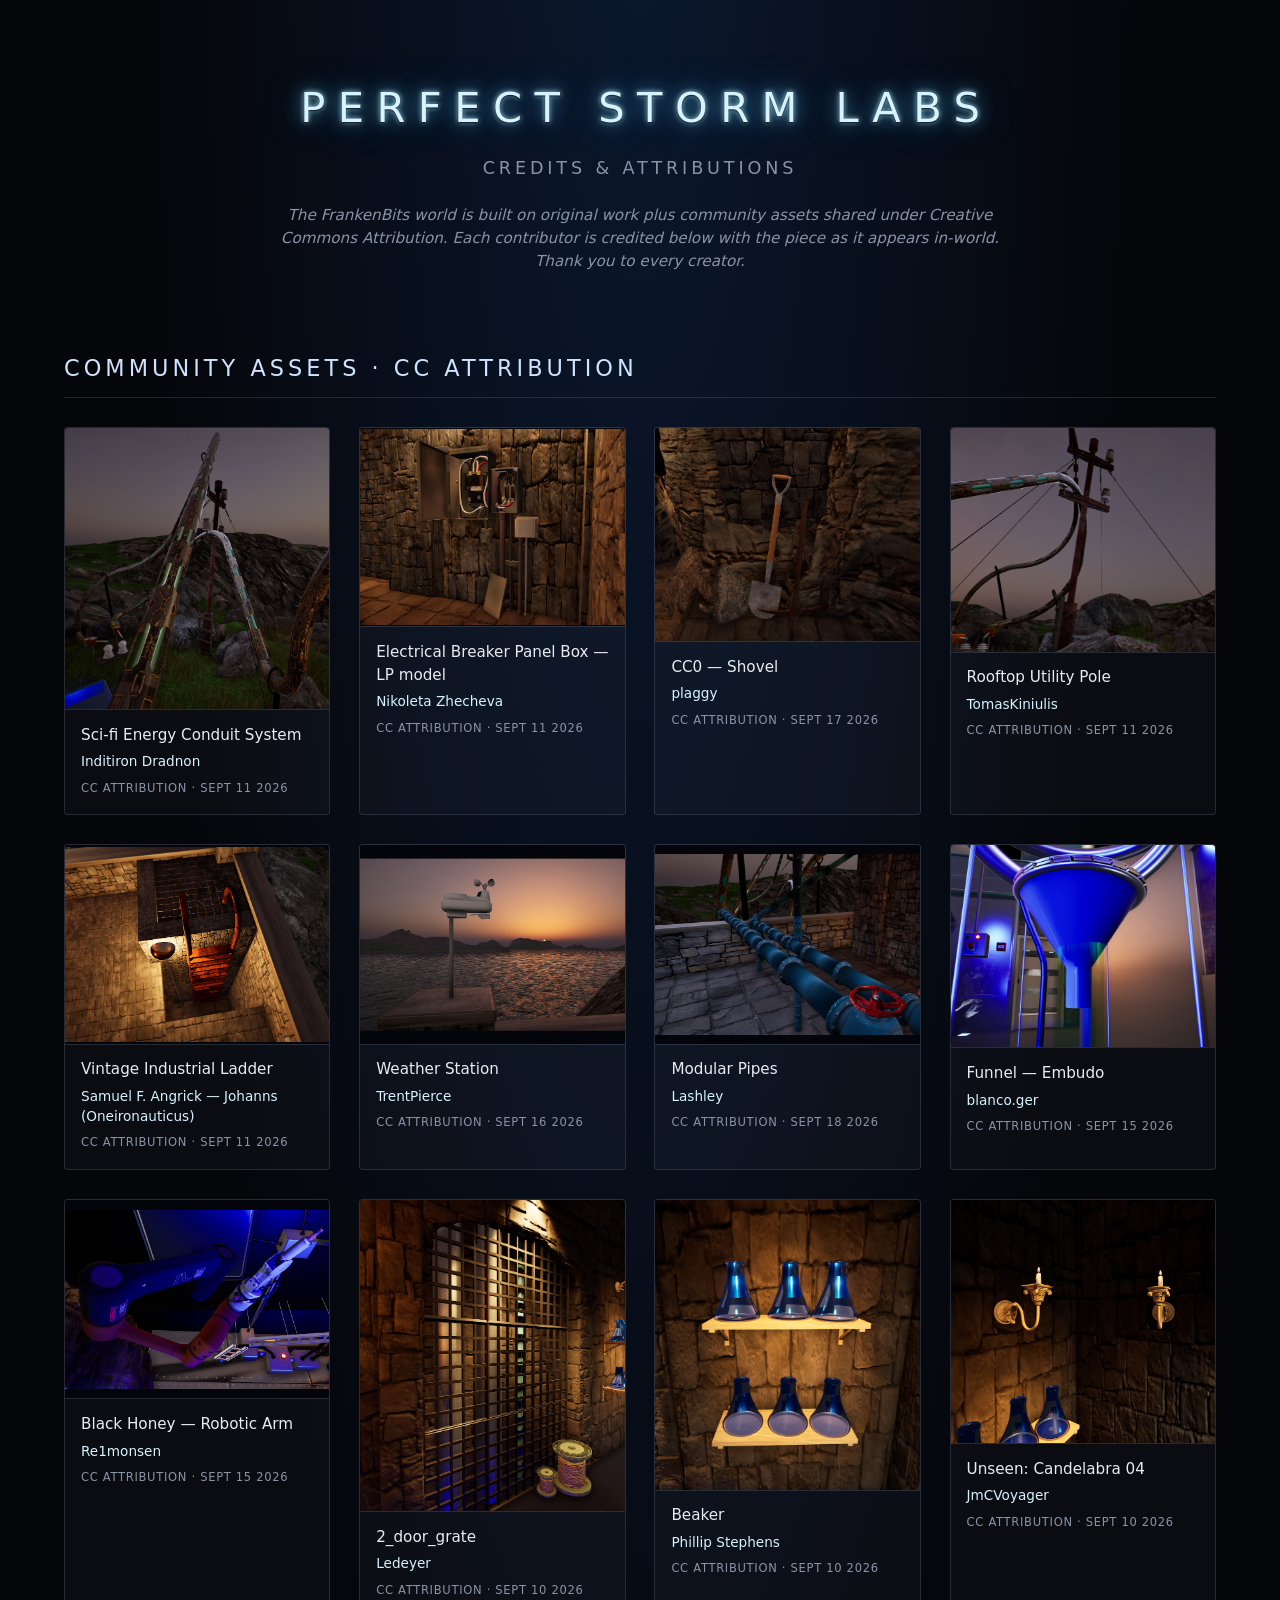
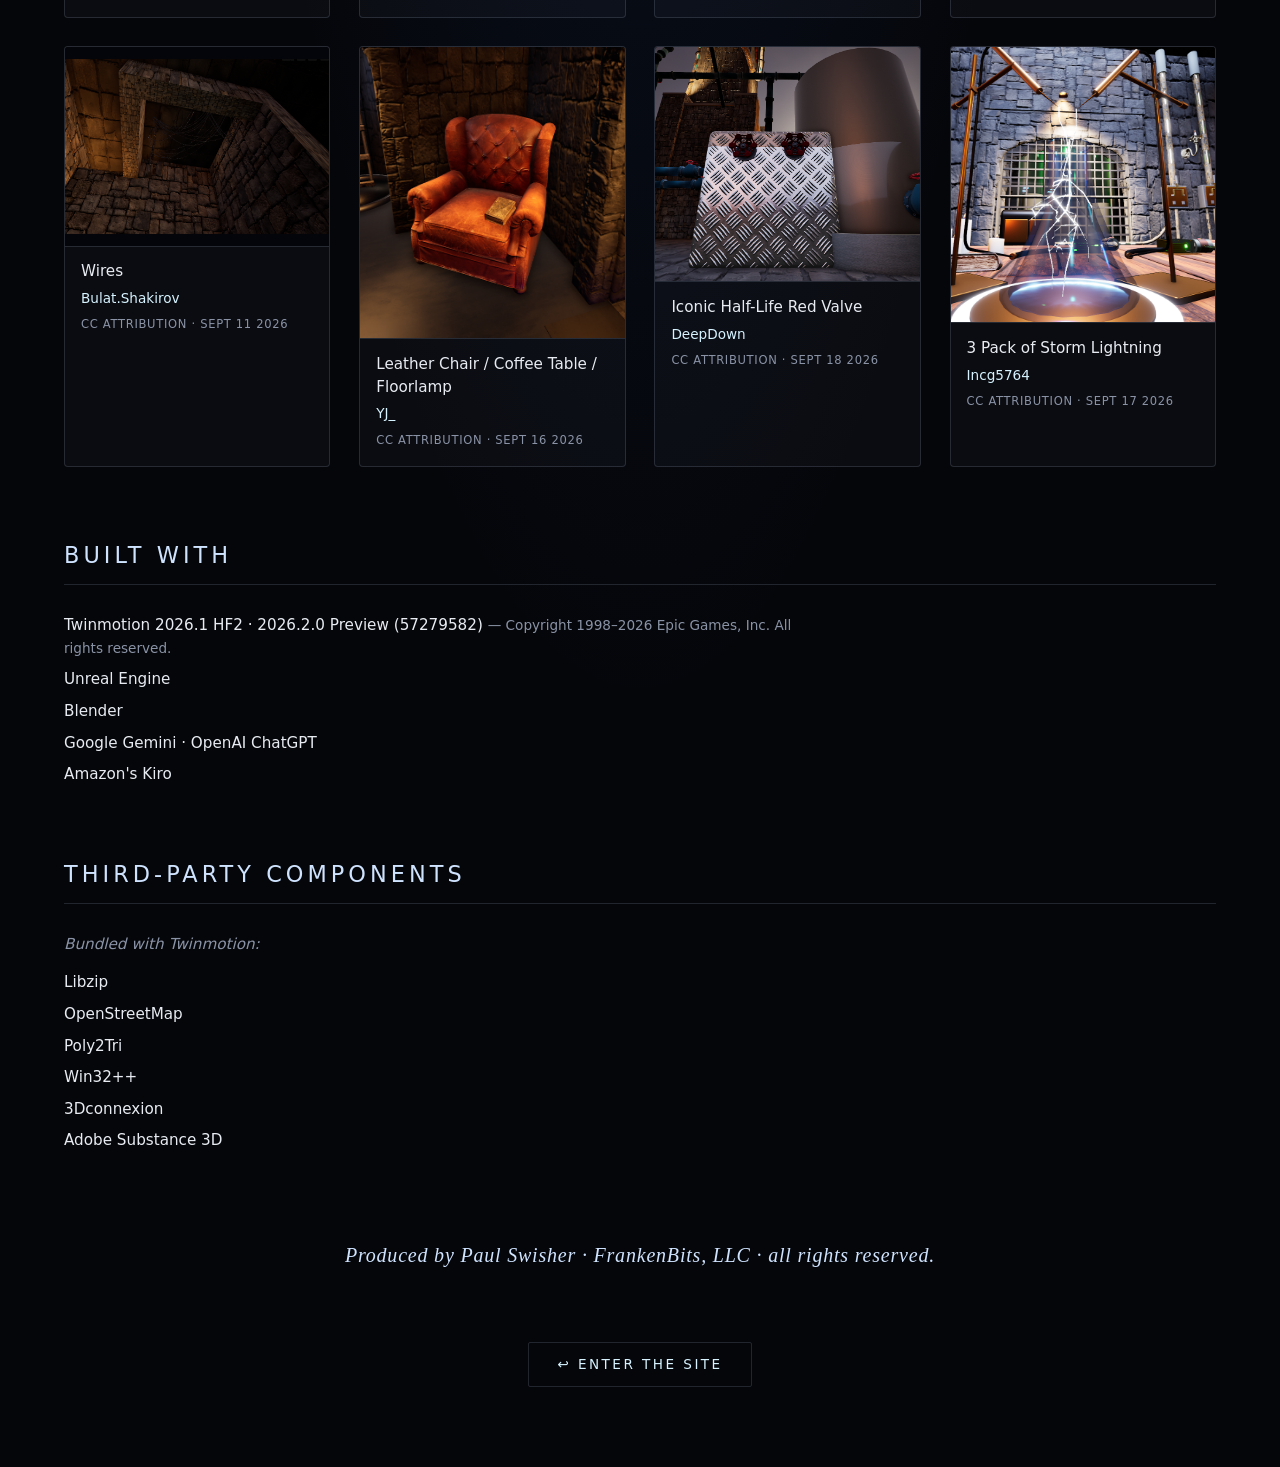
<file: credits.html>
<!DOCTYPE html>
<html lang="en">
<head>
  <meta charset="UTF-8" />
  <meta name="viewport" content="width=device-width, initial-scale=1.0" />
  <title>Credits &amp; Attributions — FrankenBits · Perfect Storm Labs</title>
  <meta name="description" content="Credits and asset attributions for the FrankenBits / Perfect Storm Labs world." />
  <!--
    STANDALONE attribution page (NOT a video stage — a real scrollable page, so overflow is allowed
    unlike index.html). Reached from the shield payoff's "Credits" projected-nav link. This page is
    the DURABLE CC-Attribution compliance surface: the 16 third-party assets below are used under
    CC Attribution and are credited here with name, author, license, and the date obtained.
    Each asset also shows an in-world render of the piece. Metadata source: archieve/credits.md.
  -->
  <style>
    :root {
      --bg: #05060a;
      --fg: #e8ecf2;
      --accent: #cfe3ff;      /* cool lightning-white */
      --cyan: #d6f3ff;        /* projected-light cyan core */
      --dim: #8a93a6;
      --line: rgba(207, 227, 255, 0.14);
      --card: rgba(207, 227, 255, 0.03);
    }
    * { box-sizing: border-box; margin: 0; padding: 0; }
    html { scroll-behavior: smooth; }
    body {
      background: var(--bg);
      color: var(--fg);
      font-family: "Segoe UI", system-ui, -apple-system, sans-serif;
      /* a faint central glow, echoing the shield's blue backlight */
      background-image: radial-gradient(ellipse at 50% -10%, rgba(40, 110, 220, 0.18) 0%, transparent 55%);
      min-height: 100vh;
      line-height: 1.5;
      padding: clamp(2rem, 6vw, 5rem) clamp(1rem, 5vw, 4rem) 5rem;
    }

    /* ── header ─────────────────────────────────────────── */
    header { text-align: center; margin-bottom: clamp(2.5rem, 7vw, 5rem); }
    .wordmark {
      font-size: clamp(1.4rem, 4vw, 2.6rem);
      font-weight: 300;
      letter-spacing: 0.3em;
      padding-left: 0.3em;
      text-transform: uppercase;
      color: var(--cyan);
      /* same dark-edge-then-bloom grammar as the in-world projected wordmark */
      text-shadow:
        0 1px 2px rgba(0, 10, 20, 0.95),
        0 0 5px  rgba(190, 240, 255, 0.9),
        0 0 18px rgba(90, 210, 255, 0.7),
        0 0 42px rgba(60, 170, 255, 0.4);
    }
    .page-title {
      margin-top: 1rem;
      font-size: clamp(0.85rem, 2vw, 1.1rem);
      letter-spacing: 0.22em;
      text-transform: uppercase;
      color: var(--dim);
    }
    .lede {
      max-width: 46rem;
      margin: 1.4rem auto 0;
      color: var(--dim);
      font-size: 0.95rem;
      font-style: italic;
    }

    /* ── section headings ───────────────────────────────── */
    .section { max-width: 72rem; margin: 0 auto clamp(2.5rem, 6vw, 4.5rem); }
    .section-h {
      font-size: clamp(1rem, 2.4vw, 1.4rem);
      font-weight: 400;
      letter-spacing: 0.18em;
      text-transform: uppercase;
      color: var(--accent);
      padding-bottom: 0.7rem;
      margin-bottom: 1.8rem;
      border-bottom: 1px solid var(--line);
    }

    /* ── asset grid (the 16 CC-Attribution assets) ─────────── */
    .grid {
      display: grid;
      grid-template-columns: repeat(auto-fill, minmax(240px, 1fr));
      gap: clamp(1rem, 2.5vw, 1.8rem);
    }
    .asset {
      background: var(--card);
      border: 1px solid var(--line);
      border-radius: 4px;
      overflow: hidden;
      display: flex;
      flex-direction: column;
      transition: border-color 0.25s ease, transform 0.15s ease;
    }
    .asset:hover {
      border-color: rgba(120, 210, 255, 0.5);
      transform: translateY(-2px);
    }
    .asset .thumb {
      width: 100%;
      aspect-ratio: 4 / 3;
      background: #04050a;
      display: grid;
      place-items: center;
    }
    .asset .thumb img {
      width: 100%;
      height: 100%;
      object-fit: contain;      /* assets vary in aspect; never crop */
      display: block;
    }
    .asset .meta { padding: 0.85rem 1rem 1.1rem; border-top: 1px solid var(--line); }
    .asset .name {
      font-size: 0.95rem;
      color: var(--fg);
      margin-bottom: 0.3rem;
    }
    .asset .author { font-size: 0.85rem; color: var(--cyan); }
    .asset .lic {
      font-size: 0.72rem;
      color: var(--dim);
      letter-spacing: 0.06em;
      margin-top: 0.5rem;
      text-transform: uppercase;
    }

    /* ── plain credit lists (Main / third-party / producer) ── */
    .credit-list { list-style: none; display: grid; gap: 0.55rem; max-width: 46rem; }
    .credit-list li { color: var(--fg); font-size: 0.95rem; }
    .credit-list li .sub { color: var(--dim); font-size: 0.85rem; }
    .producer {
      max-width: 46rem;
      margin: 0 auto;
      text-align: center;
      font-family: Georgia, "Times New Roman", serif;
      font-style: italic;
      color: var(--accent);
      font-size: clamp(1rem, 2.2vw, 1.25rem);
      letter-spacing: 0.04em;
      padding-top: 1rem;
    }

    /* ── back link (projected-light grammar) ───────────────── */
    .back {
      display: inline-block;
      margin: 0 auto;
      padding: 0.7rem 1.8rem;
      color: var(--cyan);
      text-decoration: none;
      letter-spacing: 0.18em;
      text-transform: uppercase;
      font-size: 0.85rem;
      border: 1px solid var(--line);
      border-radius: 2px;
      transition: background 0.25s ease, border-color 0.25s ease;
    }
    .back:hover { background: rgba(207, 227, 255, 0.08); border-color: rgba(120, 210, 255, 0.5); }
    .back-wrap { text-align: center; margin-top: 2rem; }
  </style>
</head>
<body>
  <header>
    <div class="wordmark">Perfect Storm Labs</div>
    <p class="page-title">Credits &amp; Attributions</p>
    <p class="lede">
      The FrankenBits world is built on original work plus community assets shared under
      Creative Commons Attribution. Each contributor is credited below with the piece as it
      appears in-world. Thank you to every creator.
    </p>
  </header>

  <!-- ── CC-ATTRIBUTION ASSETS (the 16 — license compliance) ───────────────── -->
  <section class="section">
    <h2 class="section-h">Community Assets · CC Attribution</h2>
    <div class="grid">
      <!-- item N ⇄ assets/credits/N.png (1:1 with archieve/credits.md) -->
      <figure class="asset">
        <div class="thumb"><img src="assets/credits/1.png" alt="Sci-fi Energy Conduit System" loading="lazy" /></div>
        <figcaption class="meta">
          <div class="name">Sci-fi Energy Conduit System</div>
          <div class="author">Inditiron Dradnon</div>
          <div class="lic">CC Attribution · Sept 11 2026</div>
        </figcaption>
      </figure>
      <figure class="asset">
        <div class="thumb"><img src="assets/credits/2.png" alt="Electrical Breaker Panel Box - LP model" loading="lazy" /></div>
        <figcaption class="meta">
          <div class="name">Electrical Breaker Panel Box — LP model</div>
          <div class="author">Nikoleta Zhecheva</div>
          <div class="lic">CC Attribution · Sept 11 2026</div>
        </figcaption>
      </figure>
      <figure class="asset">
        <div class="thumb"><img src="assets/credits/3.png" alt="Shovel" loading="lazy" /></div>
        <figcaption class="meta">
          <div class="name">CC0 — Shovel</div>
          <div class="author">plaggy</div>
          <div class="lic">CC Attribution · Sept 17 2026</div>
        </figcaption>
      </figure>
      <figure class="asset">
        <div class="thumb"><img src="assets/credits/4.png" alt="Rooftop Utility Pole" loading="lazy" /></div>
        <figcaption class="meta">
          <div class="name">Rooftop Utility Pole</div>
          <div class="author">TomasKiniulis</div>
          <div class="lic">CC Attribution · Sept 11 2026</div>
        </figcaption>
      </figure>
      <figure class="asset">
        <div class="thumb"><img src="assets/credits/5.png" alt="Vintage Industrial ladder" loading="lazy" /></div>
        <figcaption class="meta">
          <div class="name">Vintage Industrial Ladder</div>
          <div class="author">Samuel F. Angrick — Johanns (Oneironauticus)</div>
          <div class="lic">CC Attribution · Sept 11 2026</div>
        </figcaption>
      </figure>
      <figure class="asset">
        <div class="thumb"><img src="assets/credits/6.png" alt="Weather Station" loading="lazy" /></div>
        <figcaption class="meta">
          <div class="name">Weather Station</div>
          <div class="author">TrentPierce</div>
          <div class="lic">CC Attribution · Sept 16 2026</div>
        </figcaption>
      </figure>
      <figure class="asset">
        <div class="thumb"><img src="assets/credits/7.png" alt="Modular Pipes" loading="lazy" /></div>
        <figcaption class="meta">
          <div class="name">Modular Pipes</div>
          <div class="author">Lashley</div>
          <div class="lic">CC Attribution · Sept 18 2026</div>
        </figcaption>
      </figure>
      <figure class="asset">
        <div class="thumb"><img src="assets/credits/8.png" alt="Funnel - Embudo" loading="lazy" /></div>
        <figcaption class="meta">
          <div class="name">Funnel — Embudo</div>
          <div class="author">blanco.ger</div>
          <div class="lic">CC Attribution · Sept 15 2026</div>
        </figcaption>
      </figure>
      <figure class="asset">
        <div class="thumb"><img src="assets/credits/9.png" alt="Black Honey - Robotic Arm" loading="lazy" /></div>
        <figcaption class="meta">
          <div class="name">Black Honey — Robotic Arm</div>
          <div class="author">Re1monsen</div>
          <div class="lic">CC Attribution · Sept 15 2026</div>
        </figcaption>
      </figure>
      <figure class="asset">
        <div class="thumb"><img src="assets/credits/10.png" alt="2 door grate" loading="lazy" /></div>
        <figcaption class="meta">
          <div class="name">2_door_grate</div>
          <div class="author">Ledeyer</div>
          <div class="lic">CC Attribution · Sept 10 2026</div>
        </figcaption>
      </figure>
      <figure class="asset">
        <div class="thumb"><img src="assets/credits/11.png" alt="Beaker" loading="lazy" /></div>
        <figcaption class="meta">
          <div class="name">Beaker</div>
          <div class="author">Phillip Stephens</div>
          <div class="lic">CC Attribution · Sept 10 2026</div>
        </figcaption>
      </figure>
      <figure class="asset">
        <div class="thumb"><img src="assets/credits/12.png" alt="Unseen: Candelabra 04" loading="lazy" /></div>
        <figcaption class="meta">
          <div class="name">Unseen: Candelabra 04</div>
          <div class="author">JmCVoyager</div>
          <div class="lic">CC Attribution · Sept 10 2026</div>
        </figcaption>
      </figure>
      <figure class="asset">
        <div class="thumb"><img src="assets/credits/13.png" alt="Wires" loading="lazy" /></div>
        <figcaption class="meta">
          <div class="name">Wires</div>
          <div class="author">Bulat.Shakirov</div>
          <div class="lic">CC Attribution · Sept 11 2026</div>
        </figcaption>
      </figure>
      <figure class="asset">
        <div class="thumb"><img src="assets/credits/14.png" alt="Leather Chair, Coffee table, Floorlamp" loading="lazy" /></div>
        <figcaption class="meta">
          <div class="name">Leather Chair / Coffee Table / Floorlamp</div>
          <div class="author">YJ_</div>
          <div class="lic">CC Attribution · Sept 16 2026</div>
        </figcaption>
      </figure>
      <figure class="asset">
        <div class="thumb"><img src="assets/credits/15.png" alt="Iconic Half-Life red valve" loading="lazy" /></div>
        <figcaption class="meta">
          <div class="name">Iconic Half-Life Red Valve</div>
          <div class="author">DeepDown</div>
          <div class="lic">CC Attribution · Sept 18 2026</div>
        </figcaption>
      </figure>
      <figure class="asset">
        <div class="thumb"><img src="assets/credits/16.png" alt="3 Pack of Storm Lightning" loading="lazy" /></div>
        <figcaption class="meta">
          <div class="name">3 Pack of Storm Lightning</div>
          <div class="author">Incg5764</div>
          <div class="lic">CC Attribution · Sept 17 2026</div>
        </figcaption>
      </figure>
    </div>
  </section>

  <!-- ── MAIN TOOLS / ENGINES ──────────────────────────────────────────────── -->
  <section class="section">
    <h2 class="section-h">Built With</h2>
    <ul class="credit-list">
      <li>Twinmotion 2026.1 HF2 · 2026.2.0 Preview (57279582)
          <span class="sub">— Copyright 1998–2026 Epic Games, Inc. All rights reserved.</span></li>
      <li>Unreal Engine</li>
      <li>Blender</li>
      <li>Google Gemini · OpenAI ChatGPT</li>
      <li>Amazon's Kiro</li>
    </ul>
  </section>

  <!-- ── THIRD-PARTY (to Twinmotion) ───────────────────────────────────────── -->
  <section class="section">
    <h2 class="section-h">Third-Party Components</h2>
    <p class="lede" style="margin:0 0 1rem;">Bundled with Twinmotion:</p>
    <ul class="credit-list">
      <li>Libzip</li>
      <li>OpenStreetMap</li>
      <li>Poly2Tri</li>
      <li>Win32++</li>
      <li>3Dconnexion</li>
      <li>Adobe Substance 3D</li>
    </ul>
  </section>

  <!-- ── PRODUCER ──────────────────────────────────────────────────────────── -->
  <section class="section">
    <p class="producer">Produced by Paul Swisher · FrankenBits, LLC · all rights reserved.</p>
  </section>

  <div class="back-wrap">
    <a class="back" href="index.html">↩ Enter the site</a>
  </div>
</body>
</html>
</file>
